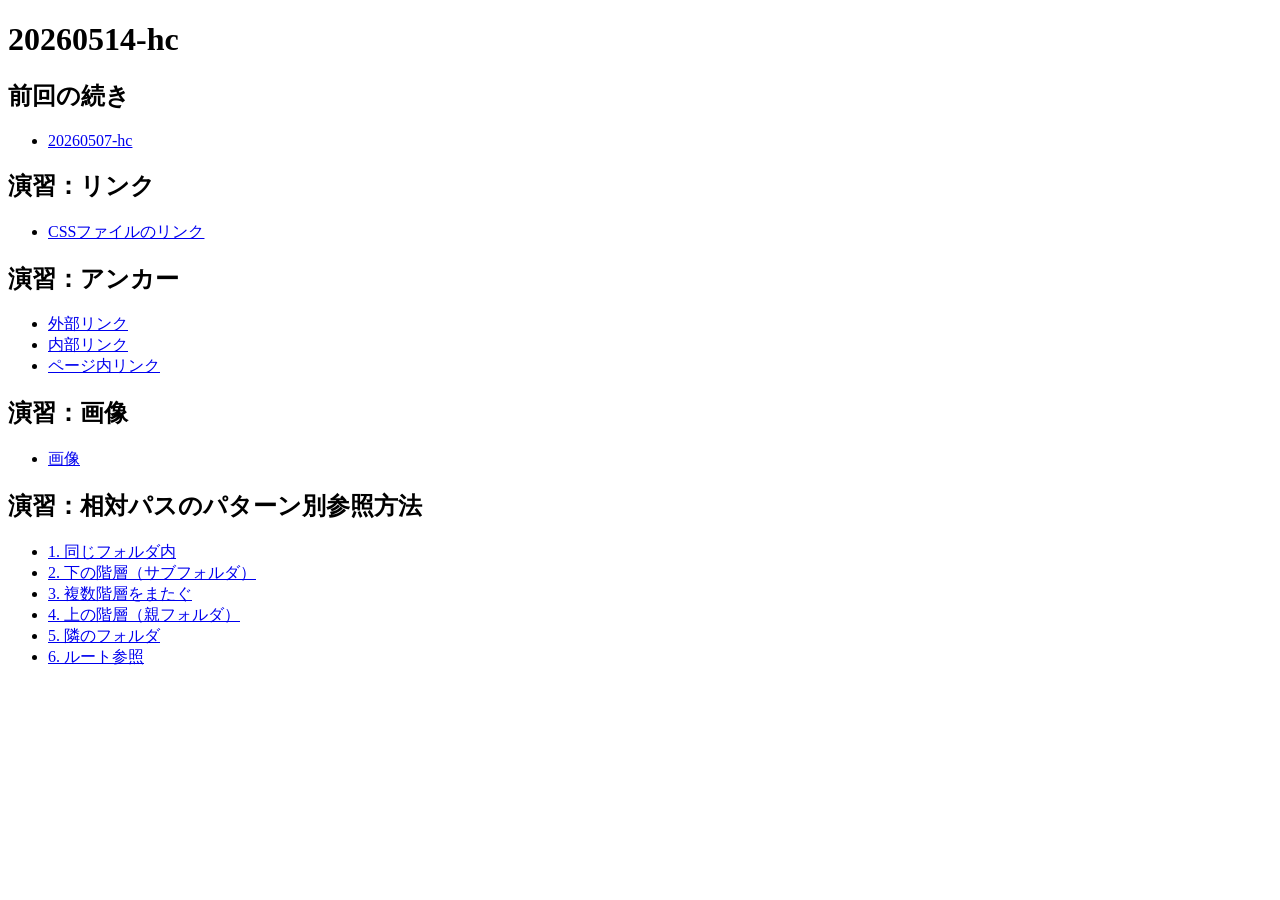
<file: index.html>
<!doctype html>
<html lang="ja">


    <head>
<meta charset="utf-8">
<title>20260514-hc</title>
    </head>

    <body>
<h1>20260514-hc</h1>

<h2>前回の続き</h2>
<ul>
    <li><a href="20260507.html">20260507-hc</a></li>
</ul>
    </body> 

    <h2>演習：リンク</h2>
<ul>
    <li><a href="link.html">CSSファイルのリンク</a></li>
</ul>
 <h2>演習：アンカー</h2>
  <ul>
    <li><a href="a/external.html">外部リンク</a></li>
    <li><a href="a/internal.html">内部リンク</a></li>
    <li><a href="a/anchor.html">ページ内リンク</a></li>
  </ul>

  <h2>演習：画像</h2>
  <ul>
    <li><a href="img.html">画像</a></li>
  </ul>

  <h2>演習：相対パスのパターン別参照方法</h2>
  <ul>
    <li><a href="project_1/index.html">1. 同じフォルダ内</a></li>
    <li><a href="project_2/index.html">2. 下の階層（サブフォルダ）</a></li>
    <li><a href="project_3/index.html">3. 複数階層をまたぐ</a></li>
    <li><a href="project_4/index.html">4. 上の階層（親フォルダ）</a></li>
    <li><a href="project_5/index.html">5. 隣のフォルダ</a></li>
    <li><a href="project_6/index.html">6. ルート参照</a></li>
  </ul>
    </body> 

</html>
</file>
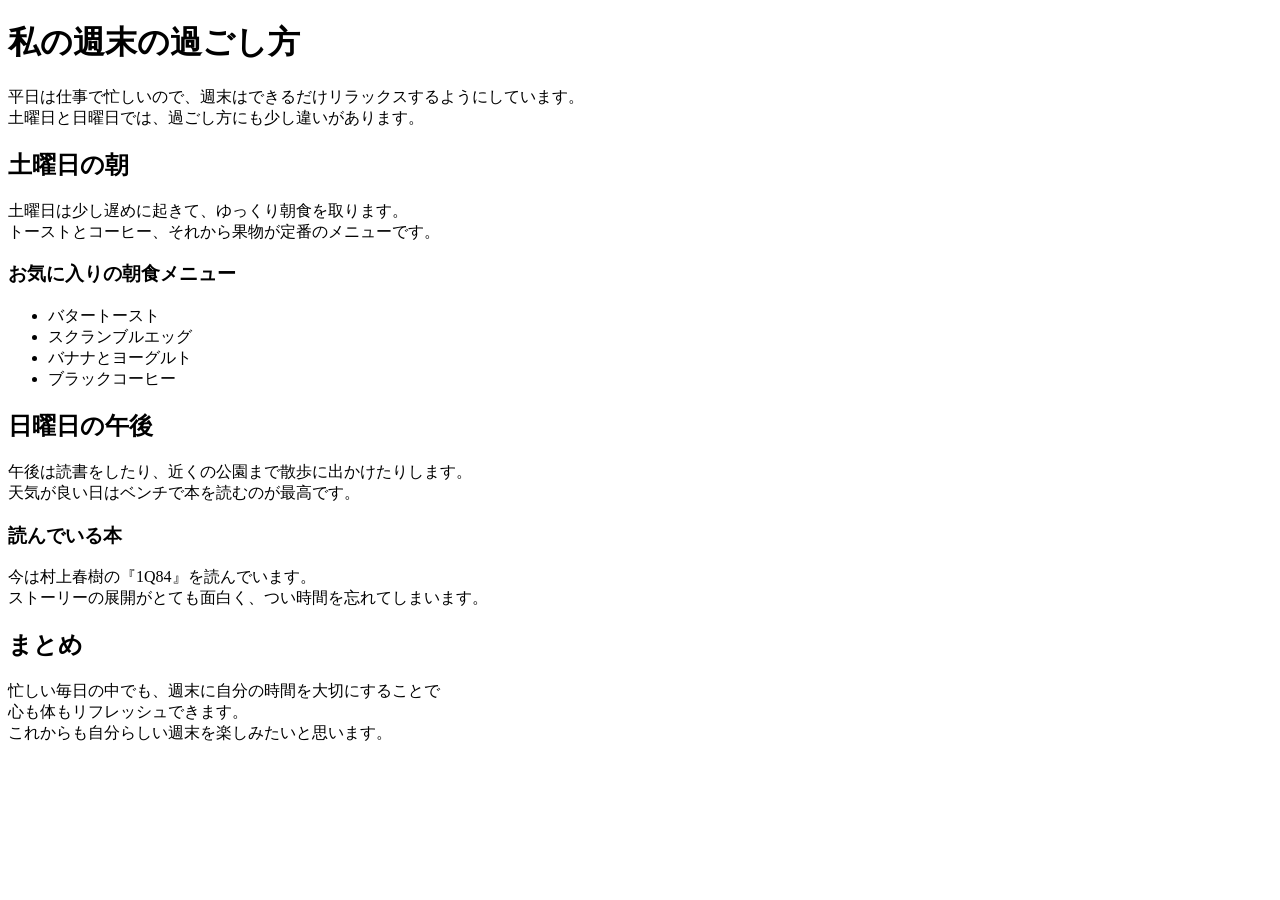
<file: 20260507.html>
<!doctype html>
<html lang="ja">
    <head>

<meta charset="utf-8">
<title>20260507</title>
    </head>

    <body>
        <h1>私の週末の過ごし方</h1>
    <p>平日は仕事で忙しいので、週末はできるだけリラックスするようにしています。<br>
土曜日と日曜日では、過ごし方にも少し違いがあります。
</p>

<h2>土曜日の朝</h2>
<p>土曜日は少し遅めに起きて、ゆっくり朝食を取ります。<br>
トーストとコーヒー、それから果物が定番のメニューです。</p>

<h3>お気に入りの朝食メニュー</h3>
<ul>

    <li>バタートースト</li>
    <li>スクランブルエッグ</li>
    <li>バナナとヨーグルト</li>
    <li>ブラックコーヒー</li>
</ul>


<h2>日曜日の午後</h2>
<p>午後は読書をしたり、近くの公園まで散歩に出かけたりします。<br>
天気が良い日はベンチで本を読むのが最高です。
</p>

<h3>読んでいる本</h3>
<p>今は村上春樹の『1Q84』を読んでいます。<br>
ストーリーの展開がとても面白く、つい時間を忘れてしまいます。
</p>

<h2>まとめ</h2>
<p>忙しい毎日の中でも、週末に自分の時間を大切にすることで<br>
心も体もリフレッシュできます。<br>
これからも自分らしい週末を楽しみたいと思います。</p>

    </body>






</html>
</file>
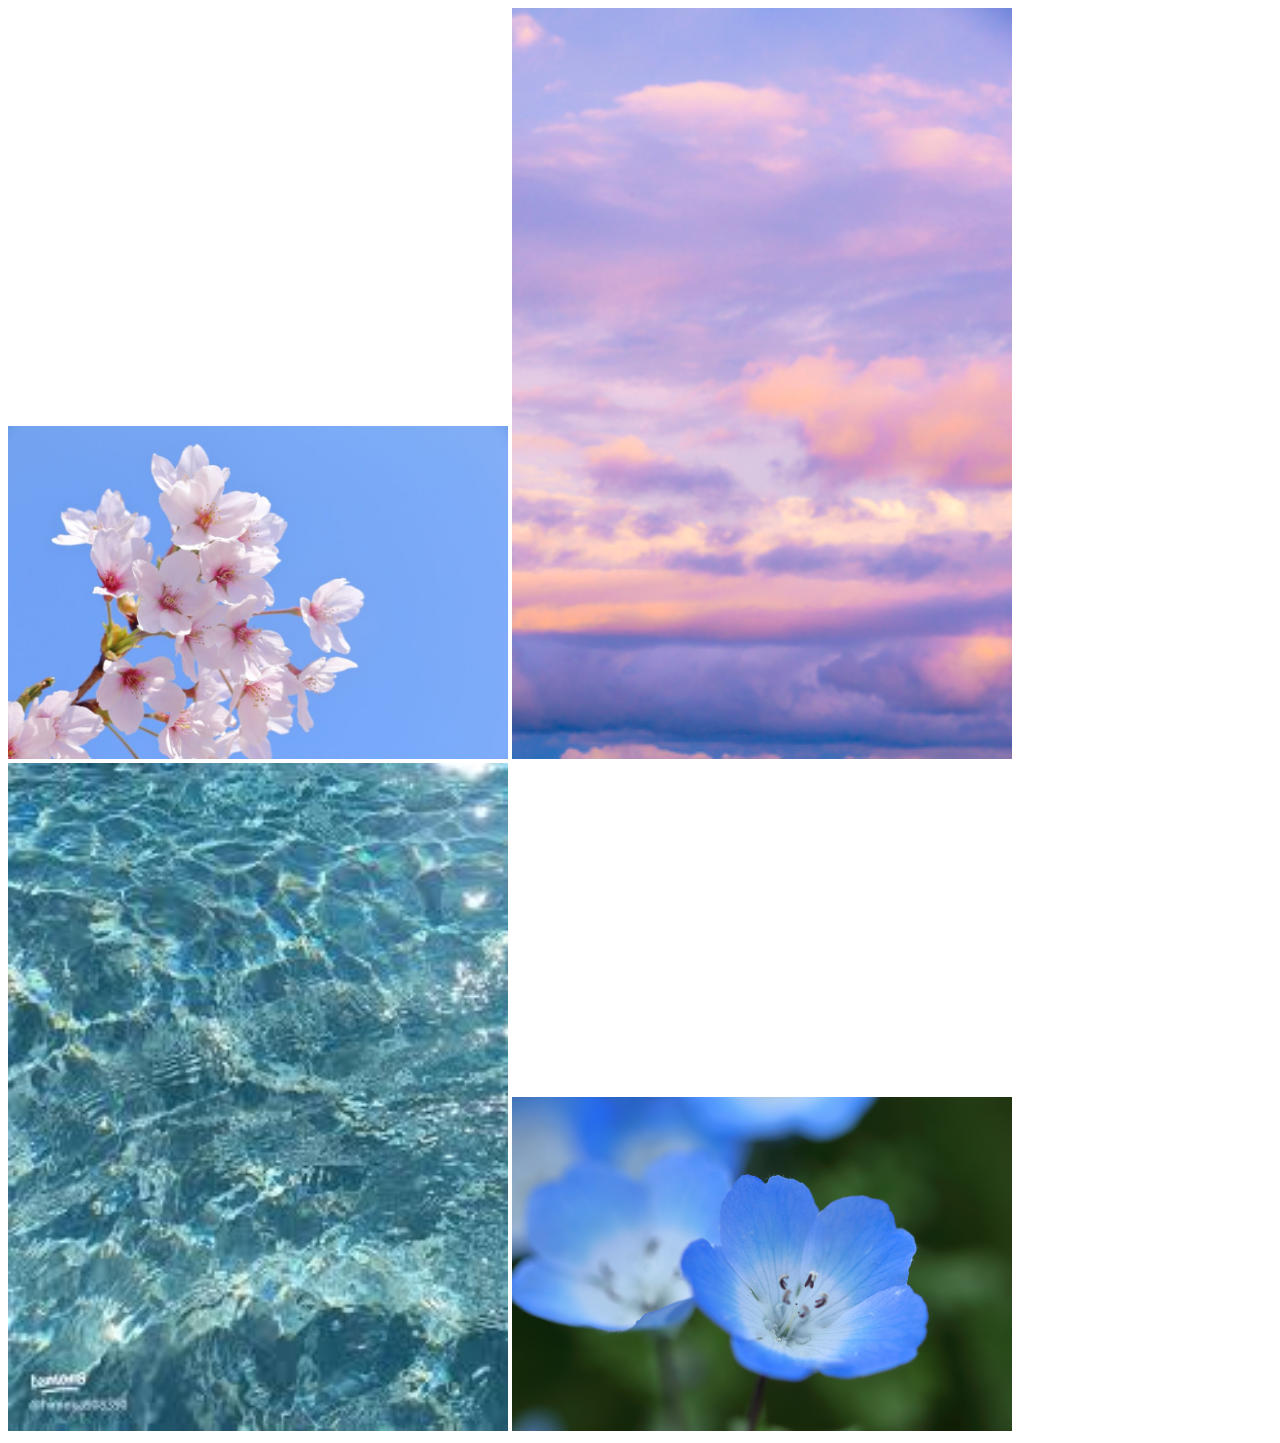
<file: img.html>
<!DOCTYPE html>
<html lang="ja">
<head>
    <meta charset="UTF-8">
   
    <title>画像</title>
</head>
<body>
    <img src="images/sakura.jpg" alt="美しい桜" width="500">

    <img src="images/sky.jpg" alt="夕焼け" width="500">

    <img src="images/water.jpg" alt="水" width="500S">

    <img src="images/hana.jpg" alt="ネモフィラ" width="500">
</body>
</html>
</file>
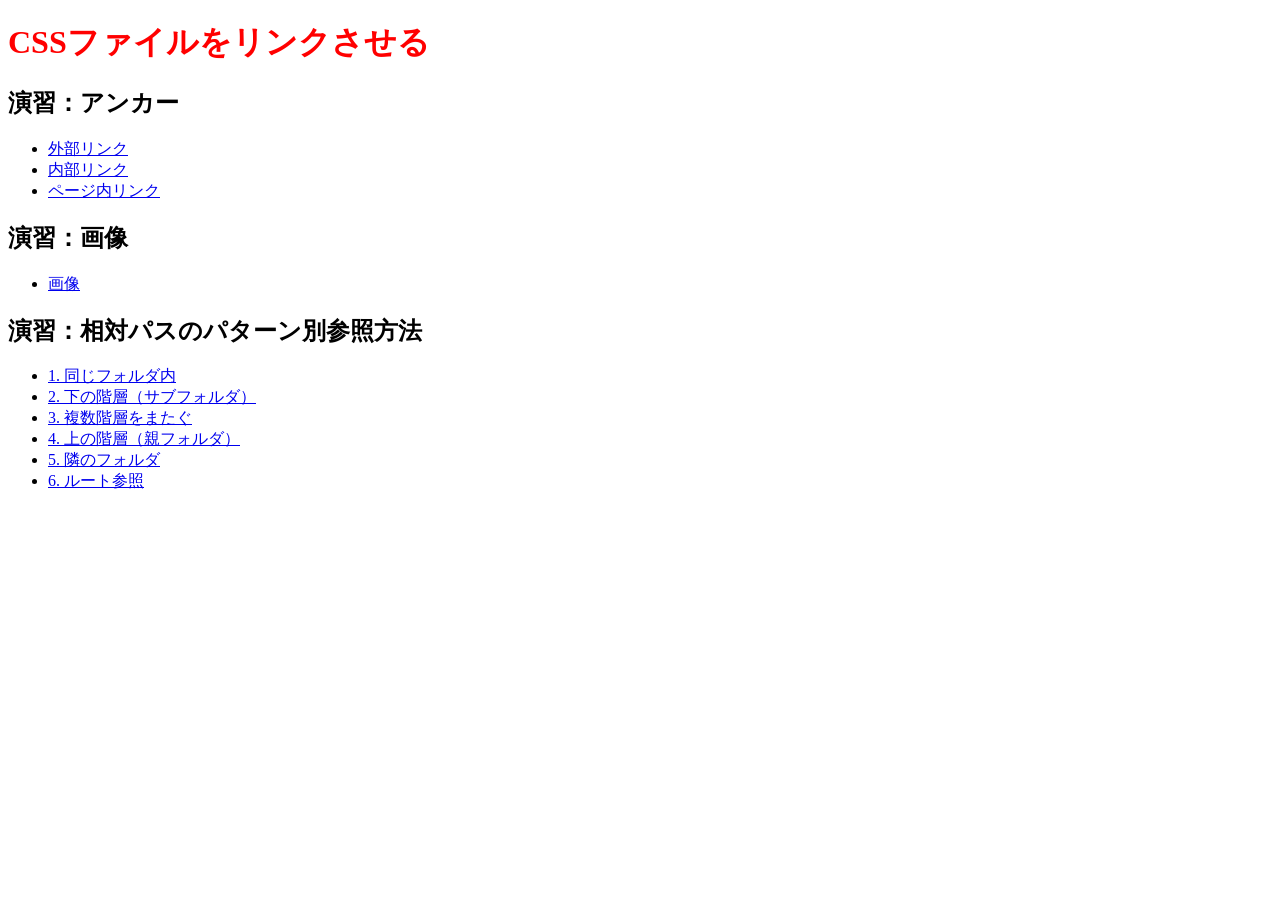
<file: link.html>
<!DOCTYPE html>
<html lang="ja">
<head>
  <meta charset="UTF-8">
  <title>link</title>
  <!-- <link rel="stylesheet" href="style.css"> -->
  <!-- link:css で短縮記法 -->
  <link rel="stylesheet" href="style.css">
</head>
<body>
    <h1>CSSファイルをリンクさせる</h1>
     <h2>演習：アンカー</h2>
  <ul>
    <li><a href="a/external.html">外部リンク</a></li>
    <li><a href="a/internal.html">内部リンク</a></li>
    <li><a href="a/anchor.html">ページ内リンク</a></li>
  </ul>

  <h2>演習：画像</h2>
  <ul>
    <li><a href="img.html">画像</a></li>
  </ul>

  <h2>演習：相対パスのパターン別参照方法</h2>
  <ul>
    <li><a href="project_1/index.html">1. 同じフォルダ内</a></li>
    <li><a href="project_2/index.html">2. 下の階層（サブフォルダ）</a></li>
    <li><a href="project_3/index.html">3. 複数階層をまたぐ</a></li>
    <li><a href="project_4/index.html">4. 上の階層（親フォルダ）</a></li>
    <li><a href="project_5/index.html">5. 隣のフォルダ</a></li>
    <li><a href="project_6/index.html">6. ルート参照</a></li>
  </ul>
</body>
</html>
</file>
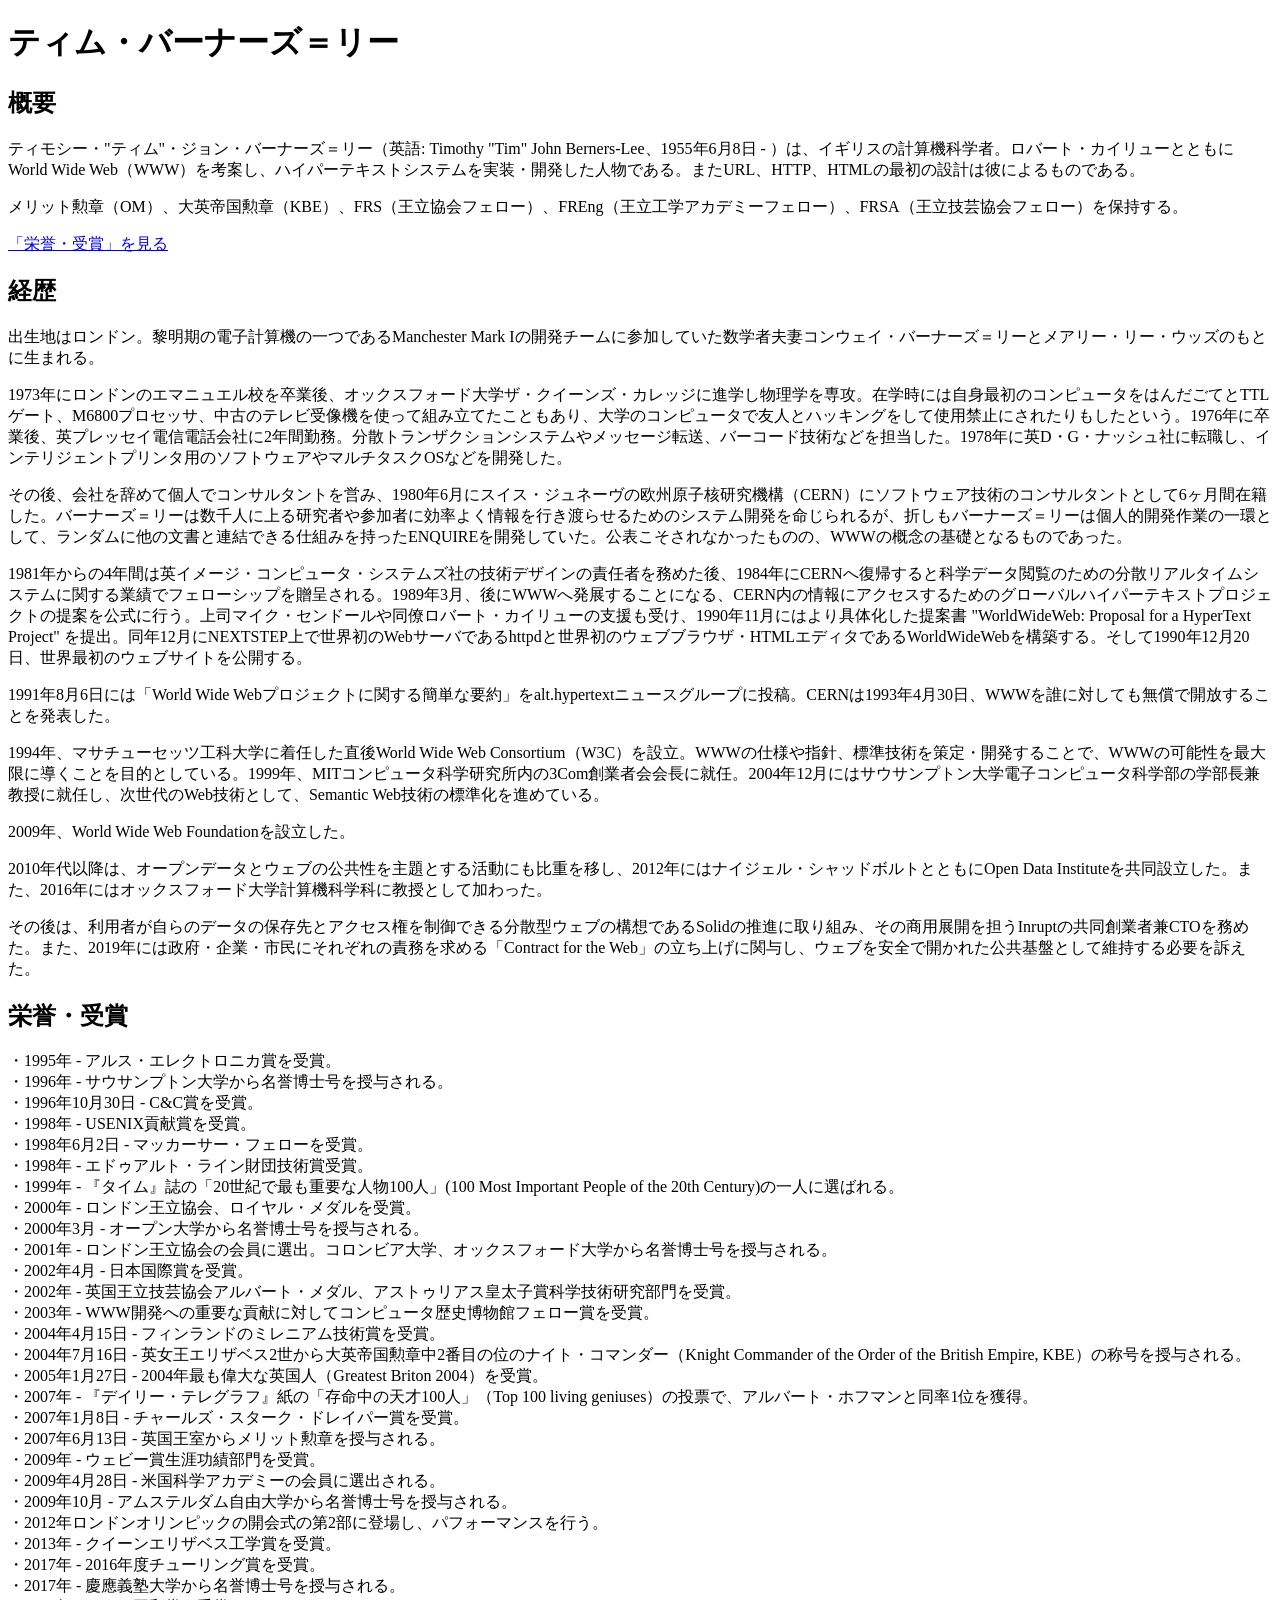
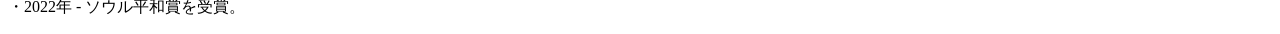
<file: a/anchor.html>
<!DOCTYPE html>
<html lang="ja">
<head>
    <meta charset="UTF-8">
   
    <title>ページ内リンク</title>
</head>
<body>
    <h1>ティム・バーナーズ＝リー</h1>
<h2>概要</h2>
<p>ティモシー・"ティム"・ジョン・バーナーズ＝リー（英語: Timothy "Tim" John Berners-Lee、1955年6月8日 - ）は、イギリスの計算機科学者。ロバート・カイリューとともにWorld Wide
  Web（WWW）を考案し、ハイパーテキストシステムを実装・開発した人物である。またURL、HTTP、HTMLの最初の設計は彼によるものである。</p>

<p>メリット勲章（OM）、大英帝国勲章（KBE）、FRS（王立協会フェロー）、FREng（王立工学アカデミーフェロー）、FRSA（王立技芸協会フェロー）を保持する。</p>

<p><a href="#awards">「栄誉・受賞」を見る</a></p>

<h2>経歴</h2>
<p>出生地はロンドン。黎明期の電子計算機の一つであるManchester Mark Iの開発チームに参加していた数学者夫妻コンウェイ・バーナーズ＝リーとメアリー・リー・ウッズのもとに生まれる。</p>

<p>
  1973年にロンドンのエマニュエル校を卒業後、オックスフォード大学ザ・クイーンズ・カレッジに進学し物理学を専攻。在学時には自身最初のコンピュータをはんだごてとTTLゲート、M6800プロセッサ、中古のテレビ受像機を使って組み立てたこともあり、大学のコンピュータで友人とハッキングをして使用禁止にされたりもしたという。1976年に卒業後、英プレッセイ電信電話会社に2年間勤務。分散トランザクションシステムやメッセージ転送、バーコード技術などを担当した。1978年に英D・G・ナッシュ社に転職し、インテリジェントプリンタ用のソフトウェアやマルチタスクOSなどを開発した。
</p>

<p>
  その後、会社を辞めて個人でコンサルタントを営み、1980年6月にスイス・ジュネーヴの欧州原子核研究機構（CERN）にソフトウェア技術のコンサルタントとして6ヶ月間在籍した。バーナーズ＝リーは数千人に上る研究者や参加者に効率よく情報を行き渡らせるためのシステム開発を命じられるが、折しもバーナーズ＝リーは個人的開発作業の一環として、ランダムに他の文書と連結できる仕組みを持ったENQUIREを開発していた。公表こそされなかったものの、WWWの概念の基礎となるものであった。
</p>

<p>
  1981年からの4年間は英イメージ・コンピュータ・システムズ社の技術デザインの責任者を務めた後、1984年にCERNへ復帰すると科学データ閲覧のための分散リアルタイムシステムに関する業績でフェローシップを贈呈される。1989年3月、後にWWWへ発展することになる、CERN内の情報にアクセスするためのグローバルハイパーテキストプロジェクトの提案を公式に行う。上司マイク・センドールや同僚ロバート・カイリューの支援も受け、1990年11月にはより具体化した提案書
  "WorldWideWeb: Proposal for a HyperText Project"
  を提出。同年12月にNEXTSTEP上で世界初のWebサーバであるhttpdと世界初のウェブブラウザ・HTMLエディタであるWorldWideWebを構築する。そして1990年12月20日、世界最初のウェブサイトを公開する。</p>

<p>1991年8月6日には「World Wide Webプロジェクトに関する簡単な要約」をalt.hypertextニュースグループに投稿。CERNは1993年4月30日、WWWを誰に対しても無償で開放することを発表した。</p>

<p>1994年、マサチューセッツ工科大学に着任した直後World Wide Web
  Consortium（W3C）を設立。WWWの仕様や指針、標準技術を策定・開発することで、WWWの可能性を最大限に導くことを目的としている。1999年、MITコンピュータ科学研究所内の3Com創業者会会長に就任。2004年12月にはサウサンプトン大学電子コンピュータ科学部の学部長兼教授に就任し、次世代のWeb技術として、Semantic
  Web技術の標準化を進めている。</p>

<p>2009年、World Wide Web Foundationを設立した。</p>

<p>2010年代以降は、オープンデータとウェブの公共性を主題とする活動にも比重を移し、2012年にはナイジェル・シャッドボルトとともにOpen Data
  Instituteを共同設立した。また、2016年にはオックスフォード大学計算機科学科に教授として加わった。</p>

<p>
  その後は、利用者が自らのデータの保存先とアクセス権を制御できる分散型ウェブの構想であるSolidの推進に取り組み、その商用展開を担うInruptの共同創業者兼CTOを務めた。また、2019年には政府・企業・市民にそれぞれの責務を求める「Contract
  for the Web」の立ち上げに関与し、ウェブを安全で開かれた公共基盤として維持する必要を訴えた。</p>

<h2 id="awards">栄誉・受賞</h2>
<p>・1995年 - アルス・エレクトロニカ賞を受賞。<br>
  ・1996年 - サウサンプトン大学から名誉博士号を授与される。<br>
  ・1996年10月30日 - C&amp;C賞を受賞。<br>
  ・1998年 - USENIX貢献賞を受賞。<br>
  ・1998年6月2日 - マッカーサー・フェローを受賞。<br>
  ・1998年 - エドゥアルト・ライン財団技術賞受賞。<br>
  ・1999年 - 『タイム』誌の「20世紀で最も重要な人物100人」(100 Most Important People of the 20th Century)の一人に選ばれる。<br>
  ・2000年 - ロンドン王立協会、ロイヤル・メダルを受賞。<br>
  ・2000年3月 - オープン大学から名誉博士号を授与される。<br>
  ・2001年 - ロンドン王立協会の会員に選出。コロンビア大学、オックスフォード大学から名誉博士号を授与される。<br>
  ・2002年4月 - 日本国際賞を受賞。<br>
  ・2002年 - 英国王立技芸協会アルバート・メダル、アストゥリアス皇太子賞科学技術研究部門を受賞。<br>
  ・2003年 - WWW開発への重要な貢献に対してコンピュータ歴史博物館フェロー賞を受賞。<br>
  ・2004年4月15日 - フィンランドのミレニアム技術賞を受賞。<br>
  ・2004年7月16日 - 英女王エリザベス2世から大英帝国勲章中2番目の位のナイト・コマンダー（Knight Commander of the Order of the British Empire,
  KBE）の称号を授与される。<br>
  ・2005年1月27日 - 2004年最も偉大な英国人（Greatest Briton 2004）を受賞。<br>
  ・2007年 - 『デイリー・テレグラフ』紙の「存命中の天才100人」（Top 100 living geniuses）の投票で、アルバート・ホフマンと同率1位を獲得。<br>
  ・2007年1月8日 - チャールズ・スターク・ドレイパー賞を受賞。<br>
  ・2007年6月13日 - 英国王室からメリット勲章を授与される。<br>
  ・2009年 - ウェビー賞生涯功績部門を受賞。<br>
  ・2009年4月28日 - 米国科学アカデミーの会員に選出される。<br>
  ・2009年10月 - アムステルダム自由大学から名誉博士号を授与される。<br>
  ・2012年ロンドンオリンピックの開会式の第2部に登場し、パフォーマンスを行う。<br>
  ・2013年 - クイーンエリザベス工学賞を受賞。<br>
  ・2017年 - 2016年度チューリング賞を受賞。<br>
  ・2017年 - 慶應義塾大学から名誉博士号を授与される。<br>
  ・2022年 - ソウル平和賞を受賞。</p>
    
</body>
</html>
</file>
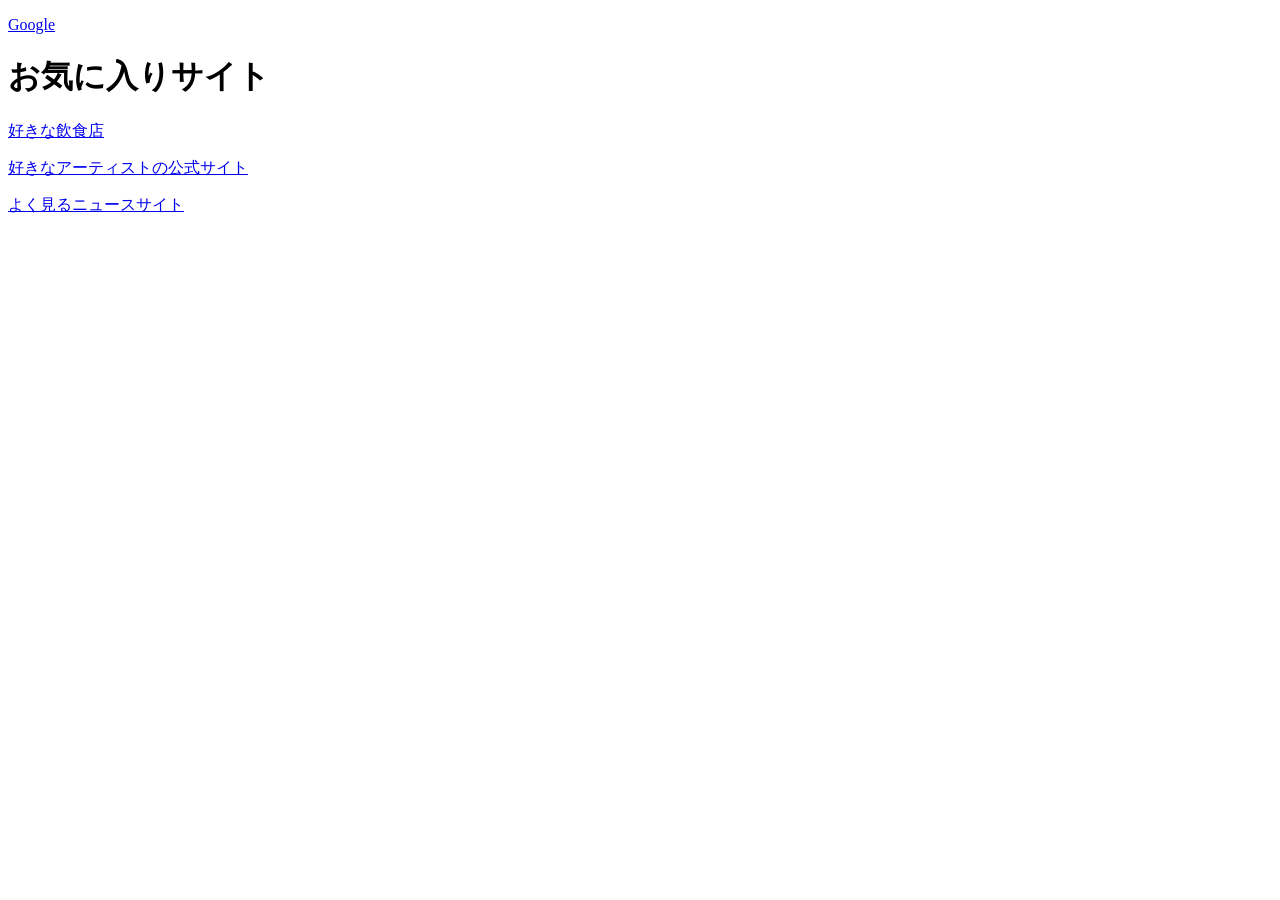
<file: a/external.html>
<!doctype html>
<html lang="ja">
    <head>
<meta charset="UTF-8">
<title>外部リンク</title>
    </head>

    <body>
        <p>
            <a href="https://google.com" target="_blank">Google</a>
        </p>

        <h1>お気に入りサイト</h1>
<p>
    <a href="https://www.starbucks.co.jp/?srsltid=AfmBOor8dO0zAht84i7Y_xLgrVzKnpI7YXZ3qk_fdXCzrd8F-u1coPC1" target="_blank">好きな飲食店</a>
</p>

<p>
    <a href="https://hana.b-rave.tokyo/" target="_blank">好きなアーティストの公式サイト</a>
</p>

<p> <a href="https://www.yahoo.co.jp/" target="_blank">よく見るニュースサイト</a> 
</p>
    </body>
</html>
</file>
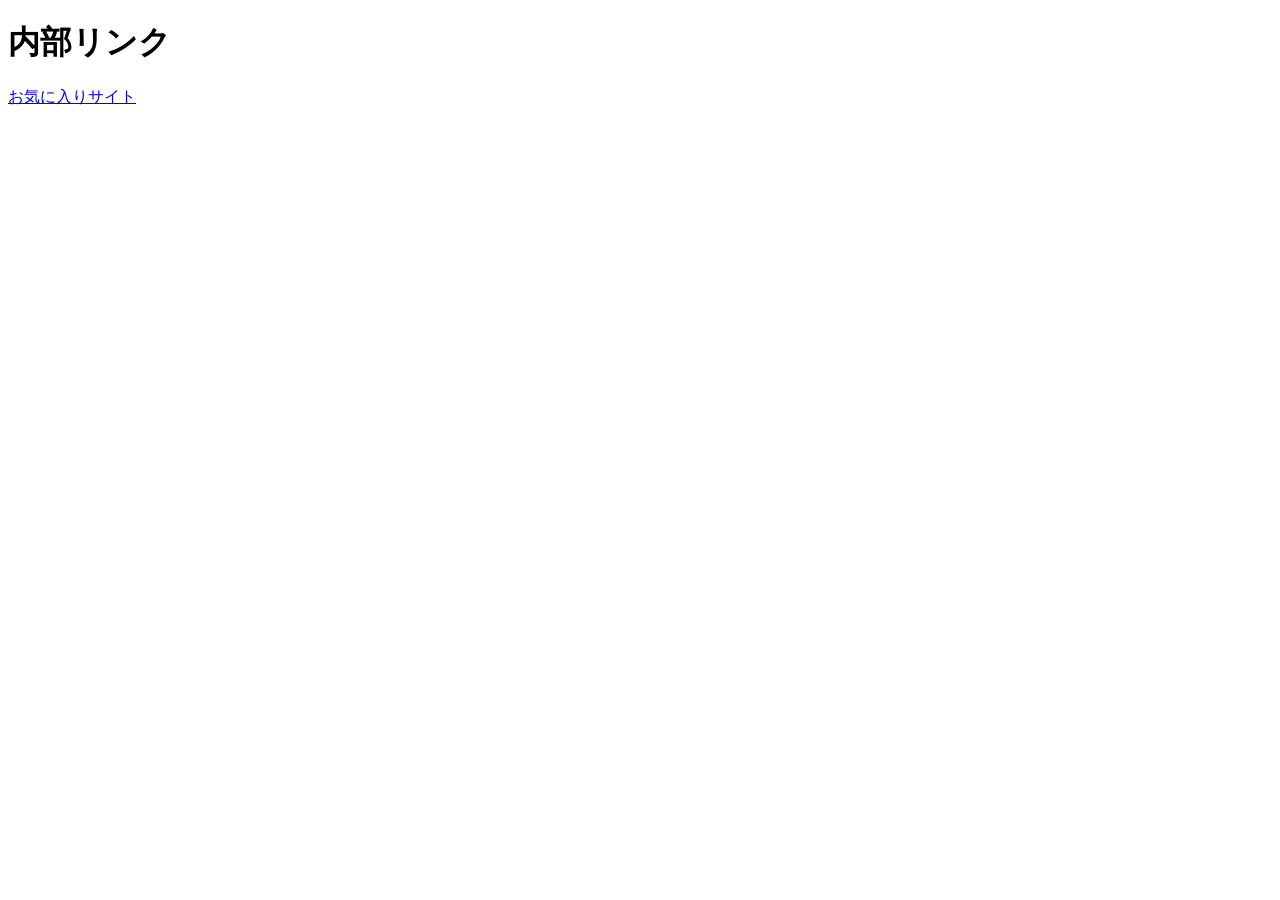
<file: a/internal.html>
<!DOCTYPE html>
<html lang="ja">
<head>
    <meta charset="UTF-8">
   
    <title>内部リンク</title>
</head>
<body>
    <h1>内部リンク</h1>
    <p><a href="external.html"> お気に入りサイト</a></p>
    
</body>
</html>
</file>
<file: style.css>
@charset "UTF-8";

h1 {
    color:red;
}
</file>
